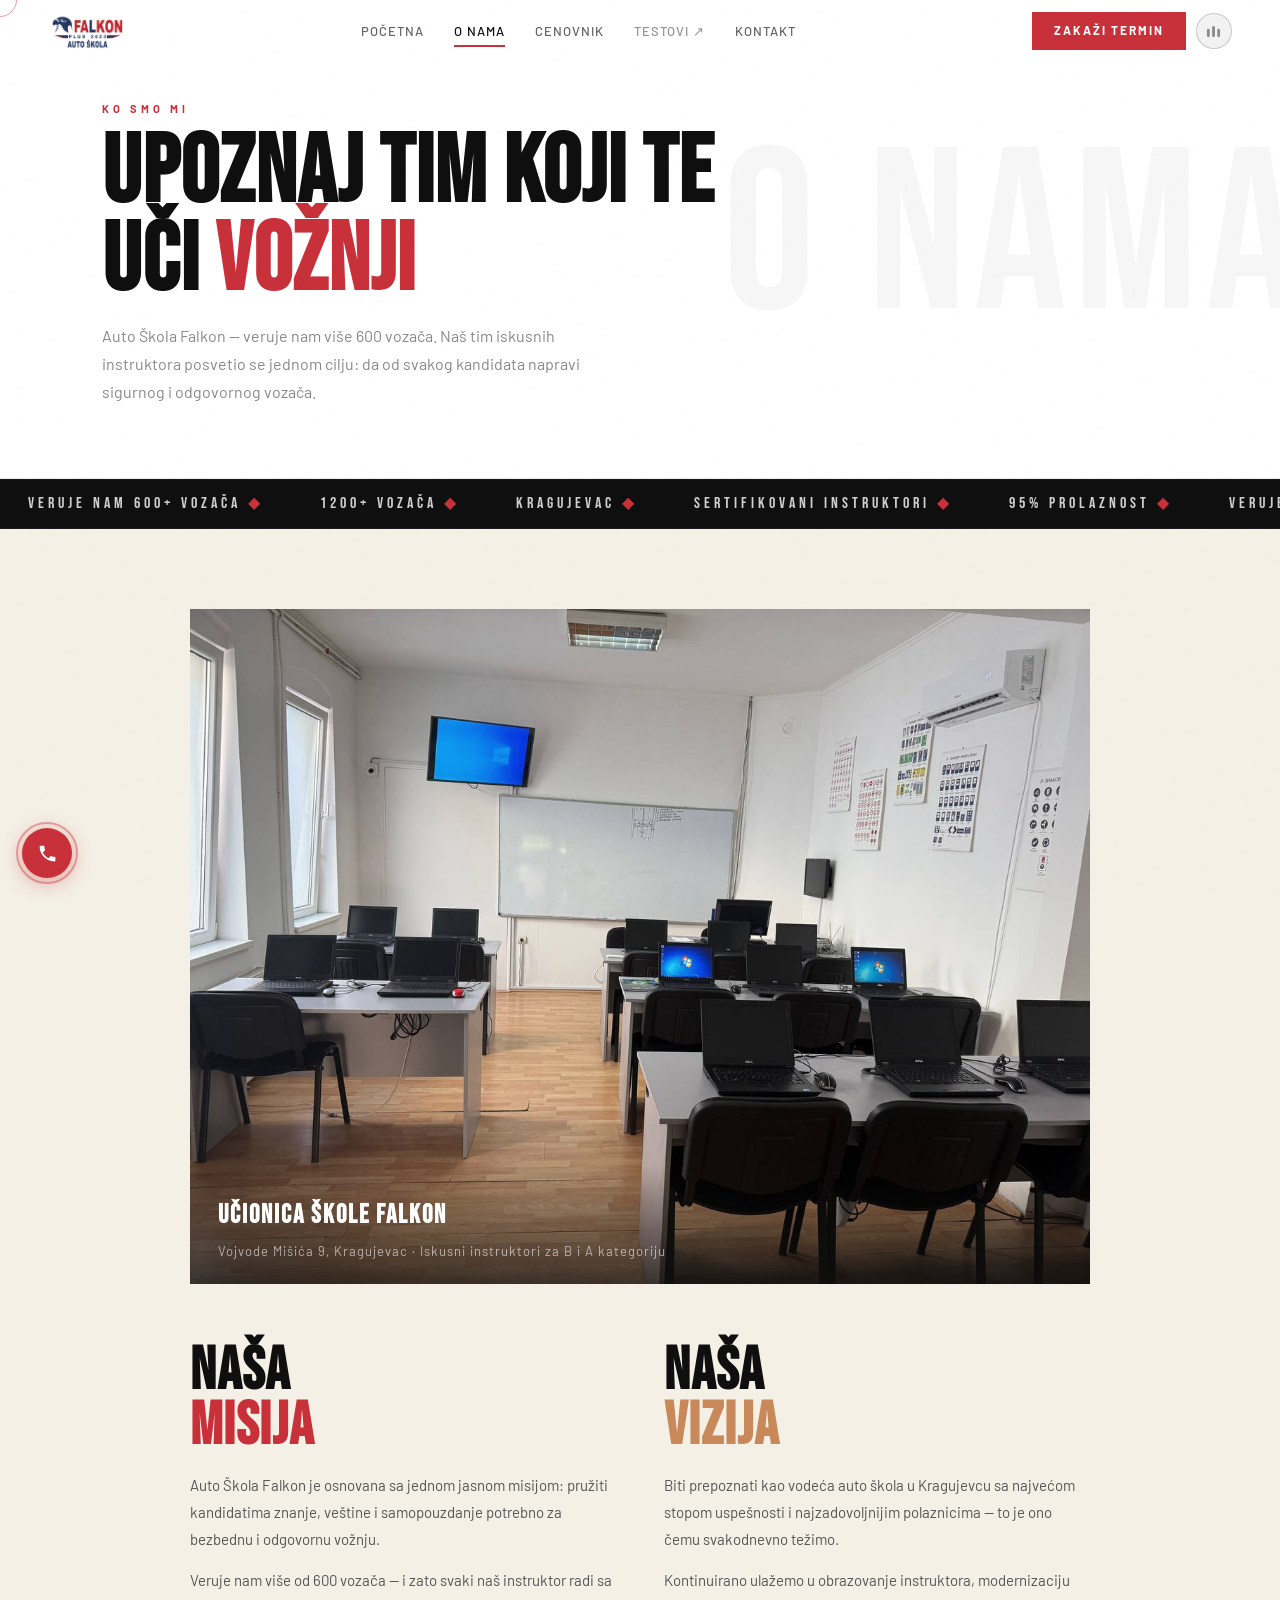
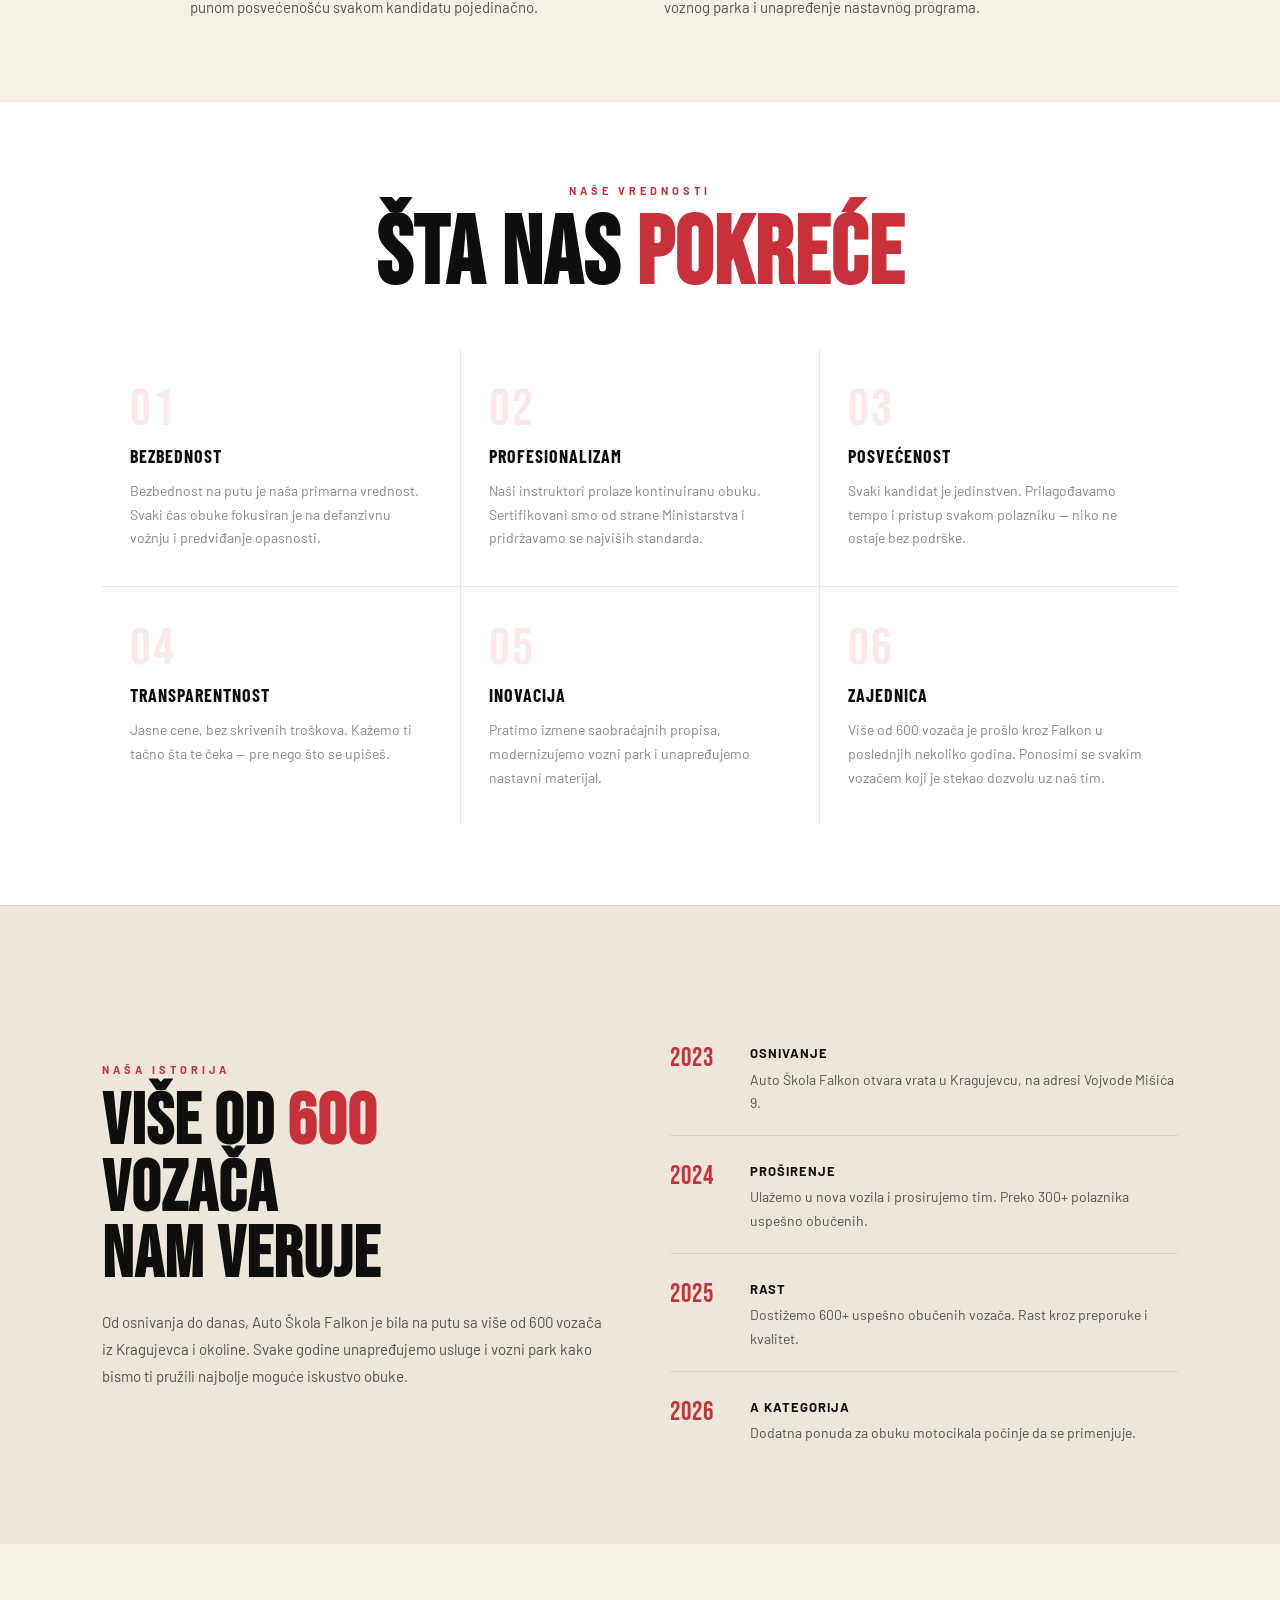
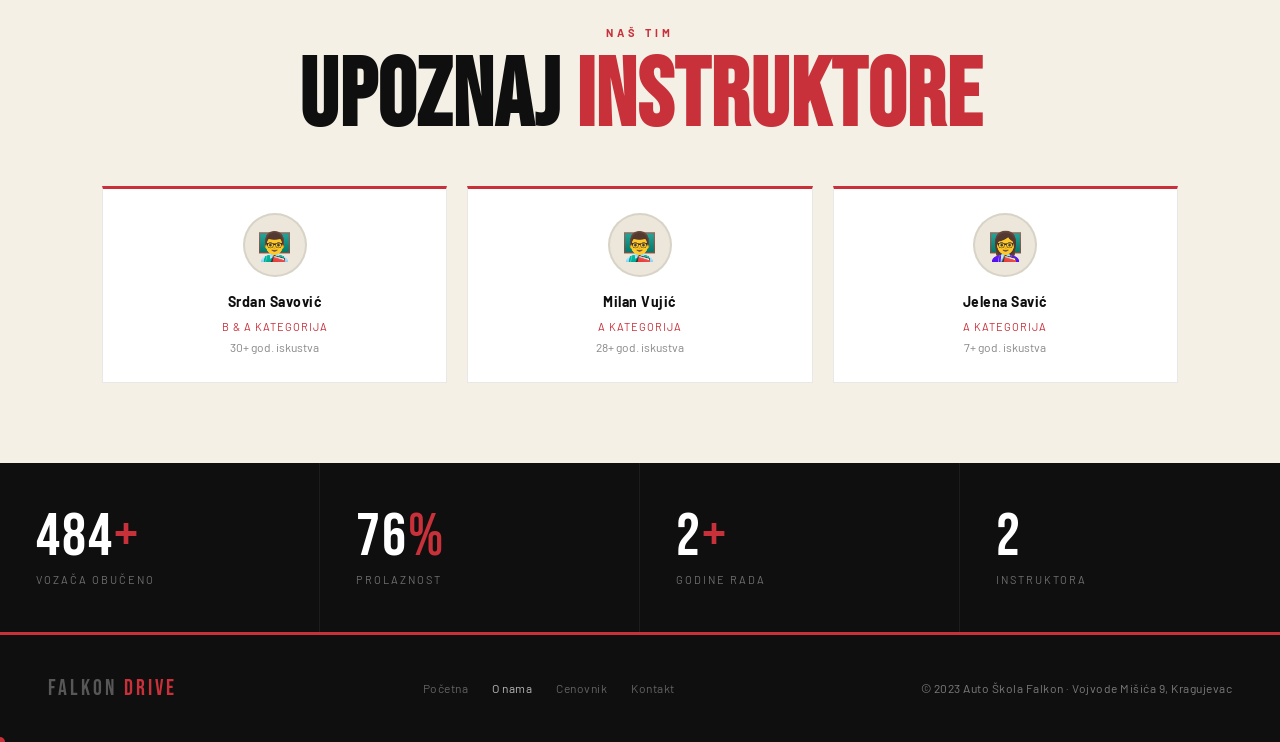
<file: onama.html>
<!DOCTYPE html>
<html lang="sr">
<head>
<meta charset="UTF-8"/><meta name="viewport" content="width=device-width, initial-scale=1.0"/>
<link rel="icon" type="image/png" href="logofalkon.png"/>
<title>O Nama – Auto Škola Falkon Kragujevac</title>
<link rel="stylesheet" href="falkon.css"/>
<style>
.page-hero{padding:100px 8vw 72px;background:var(--white);border-bottom:1px solid var(--border);position:relative;overflow:hidden;}
.page-hero::before{content:'O NAMA';position:absolute;right:-2%;top:50%;transform:translateY(-50%);font-family:'Bebas Neue',sans-serif;font-size:clamp(120px,18vw,240px);color:rgba(15,15,15,.04);letter-spacing:8px;pointer-events:none;white-space:nowrap;}
.team-section{padding:80px 8vw;background:var(--bg);}
.team-img-wrap{position:relative;max-width:900px;margin:0 auto 60px;}
.team-img{width:100%;display:block;filter:grayscale(10%);transition:filter .4s;}
.team-img:hover{filter:grayscale(0);}
.team-img-caption{position:absolute;bottom:0;left:0;right:0;background:linear-gradient(transparent,rgba(15,15,15,.75));padding:30px 28px 22px;color:#fff;}
.team-img-caption h3{font-family:'Bebas Neue',sans-serif;font-size:26px;letter-spacing:2px;}
.team-img-caption p{font-size:13px;color:rgba(255,255,255,.6);letter-spacing:1px;margin-top:4px;}
.values-grid{display:grid;grid-template-columns:repeat(3,1fr);gap:1px;background:var(--border);max-width:1100px;margin:0 auto;}
.val-cell{background:var(--white);padding:36px 28px;transition:background .25s;}
.val-cell:hover{background:var(--bg);}
.val-num{font-family:'Bebas Neue',sans-serif;font-size:52px;color:rgba(230,57,70,.12);letter-spacing:2px;line-height:1;}
.val-title{font-family:'Barlow Condensed',sans-serif;font-size:18px;font-weight:700;letter-spacing:1px;text-transform:uppercase;color:var(--black);margin:6px 0 8px;}
.val-text{font-size:14px;color:var(--muted);line-height:1.7;}
.history-section{padding:80px 8vw;background:var(--bg2);border-top:1px solid var(--border);}
.history-grid{display:grid;grid-template-columns:1fr 1fr;gap:60px;align-items:center;max-width:1100px;margin:0 auto;}
.timeline{display:flex;flex-direction:column;gap:0;margin-top:32px;}
.tl-item{display:flex;gap:20px;padding:20px 0;border-bottom:1px solid var(--border);}
.tl-item:last-child{border-bottom:none;}
.tl-year{font-family:'Bebas Neue',sans-serif;font-size:26px;color:var(--red);letter-spacing:1px;min-width:60px;}
.tl-text{font-size:14px;color:#555;line-height:1.7;padding-top:4px;}
.tl-text strong{display:block;font-size:13px;font-weight:700;letter-spacing:1px;text-transform:uppercase;color:var(--black);margin-bottom:3px;}
.instructors-section{padding:80px 8vw;}
.instructor-grid{display:grid;grid-template-columns:repeat(3,1fr);gap:20px;max-width:1100px;margin:32px auto 0;}
.instr-card{background:var(--white);border:1px solid var(--border);border-top:3px solid var(--red);padding:24px;text-align:center;transition:box-shadow .25s;}
.instr-card:hover{box-shadow:0 8px 28px rgba(0,0,0,.07);}
.instr-avatar{width:64px;height:64px;border-radius:50%;background:var(--bg2);margin:0 auto 14px;display:flex;align-items:center;justify-content:center;font-size:28px;border:2px solid var(--border);}
.instr-name{font-size:14px;font-weight:700;letter-spacing:.5px;color:var(--black);}
.instr-cat{font-size:11px;color:var(--red);letter-spacing:1px;text-transform:uppercase;margin-top:4px;}
.instr-years{font-size:12px;color:var(--muted);margin-top:3px;}
@media(max-width:900px){.values-grid{grid-template-columns:1fr 1fr;}.history-grid{grid-template-columns:1fr;}.instructor-grid{grid-template-columns:repeat(2,1fr);}}
</style>
</head>
<body>
<div id="preloader">
  <div class="pre-logo"><img src="logofalkon.png" alt="Falkon"/></div>
  <div class="pre-spinner"></div>
  <div class="pre-text">O Nama</div>
</div>
<nav class="navbar"><a href="index.html" class="nav-logo"><img src="logofalkon.png" alt="Falkon"/></a><div class="nav-links"><a href="index.html">Početna</a><a href="onama.html" class="active">O nama</a><a href="cenovnik.html">Cenovnik</a><a href="https://servisi.euprava.gov.rs/autoskole/prijava" target="_blank">Testovi ↗</a><a href="kontakt.html">Kontakt</a></div><div class="nav-actions"><a href="kontakt.html" class="nav-cta">Zakaži termin</a><button class="music-btn" id="musicBtn" aria-label="Uključi muziku" title="Muzika"><svg viewBox="0 0 16 16" fill="currentColor"><rect class="eq-bar" x="1" y="5" width="3" height="9" rx="1.5"/><rect class="eq-bar" x="6.5" y="2" width="3" height="12" rx="1.5"/><rect class="eq-bar" x="12" y="5" width="3" height="9" rx="1.5"/></svg></button><button class="nav-burger"><span></span><span></span><span></span></button></div>
</nav>
<div class="mobile-menu"><button class="mobile-menu-close">✕</button><a href="index.html">Početna</a><a href="onama.html" class="active">O nama</a><a href="cenovnik.html">Cenovnik</a><a href="https://servisi.euprava.gov.rs/autoskole/prijava" target="_blank">Testovi ↗</a><a href="kontakt.html">Kontakt</a></div>
<a href="tel:0621703133" class="phone-fab"><div class="pulse-ring"></div><svg viewBox="0 0 24 24"><path d="M6.6 10.8c1.4 2.8 3.8 5.1 6.6 6.6l2.2-2.2c.3-.3.7-.4 1-.2 1.1.4 2.3.6 3.6.6.6 0 1 .4 1 1V20c0 .6-.4 1-1 1-9.4 0-17-7.6-17-17 0-.6.4-1 1-1h3.5c.6 0 1 .4 1 1 0 1.3.2 2.5.6 3.6.1.3 0 .7-.2 1L6.6 10.8z"/></svg></a>
<div class="page-content">

<div class="page-hero">
  <span class="section-eyebrow reveal">Ko smo mi</span>
  <h1 class="section-title reveal" style="max-width:700px;">UPOZNAJ TIM KOJI TE UČI <span class="red">VOŽNJI</span></h1>
  <p class="section-desc reveal">Auto Škola Falkon — veruje nam više 600 vozača. Naš tim iskusnih instruktora posvetio se jednom cilju: da od svakog kandidata napravi sigurnog i odgovornog vozača.</p>
</div>

<div class="marquee-bar"><div class="marquee-track"><span class="mq-item">VERUJE NAM 600+ VOZAČA <span class="mq-dot">◆</span></span><span class="mq-item">1200+ VOZAČA <span class="mq-dot">◆</span></span><span class="mq-item">KRAGUJEVAC <span class="mq-dot">◆</span></span><span class="mq-item">SERTIFIKOVANI INSTRUKTORI <span class="mq-dot">◆</span></span><span class="mq-item">95% PROLAZNOST <span class="mq-dot">◆</span></span><span class="mq-item">VERUJE NAM 600+ VOZAČA <span class="mq-dot">◆</span></span><span class="mq-item">1200+ VOZAČA <span class="mq-dot">◆</span></span><span class="mq-item">KRAGUJEVAC <span class="mq-dot">◆</span></span><span class="mq-item">SERTIFIKOVANI INSTRUKTORI <span class="mq-dot">◆</span></span><span class="mq-item">95% PROLAZNOST <span class="mq-dot">◆</span></span></div></div>

<section class="team-section">
  <div class="team-img-wrap reveal">
      <img class="team-img" src="noveslike/2.jpeg" alt="Učionica Škole Falkon"/>
      <div class="team-img-caption">
      <h3>Učionica Škole Falkon</h3>
      <p>Vojvode Mišića 9, Kragujevac · Iskusni instruktori za B i A kategoriju</p>
    </div>
  </div>
  <div style="max-width:900px;margin:0 auto;">
    <div style="display:grid;grid-template-columns:1fr 1fr;gap:48px;align-items:start;">
      <div class="reveal-l">
        <h2 class="section-title" style="font-size:clamp(38px,5vw,60px);">NAŠA<br><span style="color:var(--red)">MISIJA</span></h2>
        <p style="font-size:15px;color:#555;line-height:1.8;margin-top:18px;">Auto Škola Falkon je osnovana sa jednom jasnom misijom: pružiti kandidatima znanje, veštine i samopouzdanje potrebno za bezbednu i odgovornu vožnju.</p>
        <p style="font-size:15px;color:#555;line-height:1.8;margin-top:14px;">Veruje nam više od 600 vozača — i zato svaki naš instruktor radi sa punom posvećenošću svakom kandidatu pojedinačno.</p>
      </div>
      <div class="reveal-r">
        <h2 class="section-title" style="font-size:clamp(38px,5vw,60px);">NAŠA<br><span style="color:var(--cognac)">VIZIJA</span></h2>
        <p style="font-size:15px;color:#555;line-height:1.8;margin-top:18px;">Biti prepoznati kao vodeća auto škola u Kragujevcu sa najvećom stopom uspešnosti i najzadovoljnijim polaznicima — to je ono čemu svakodnevno težimo.</p>
        <p style="font-size:15px;color:#555;line-height:1.8;margin-top:14px;">Kontinuirano ulažemo u obrazovanje instruktora, modernizaciju voznog parka i unapređenje nastavnog programa.</p>
      </div>
    </div>
  </div>
</section>

<section style="padding:80px 8vw;background:var(--white);border-top:1px solid var(--border);">
  <div style="text-align:center;margin-bottom:48px;" class="reveal">
    <span class="section-eyebrow">Naše vrednosti</span>
    <h2 class="section-title">ŠTA NAS <span style="color:var(--red)">POKREĆE</span></h2>
  </div>
  <div class="values-grid">
    <div class="val-cell reveal"><div class="val-num">01</div><div class="val-title">Bezbednost</div><div class="val-text">Bezbednost na putu je naša primarna vrednost. Svaki čas obuke fokusiran je na defanzivnu vožnju i predviđanje opasnosti.</div></div>
    <div class="val-cell reveal" style="transition-delay:.1s"><div class="val-num">02</div><div class="val-title">Profesionalizam</div><div class="val-text">Naši instruktori prolaze kontinuiranu obuku. Sertifikovani smo od strane Ministarstva i pridržavamo se najviših standarda.</div></div>
    <div class="val-cell reveal" style="transition-delay:.2s"><div class="val-num">03</div><div class="val-title">Posvećenost</div><div class="val-text">Svaki kandidat je jedinstven. Prilagođavamo tempo i pristup svakom polazniku — niko ne ostaje bez podrške.</div></div>
    <div class="val-cell reveal" style="transition-delay:.3s"><div class="val-num">04</div><div class="val-title">Transparentnost</div><div class="val-text">Jasne cene, bez skrivenih troškova. Kažemo ti tačno šta te čeka — pre nego što se upišeš.</div></div>
    <div class="val-cell reveal" style="transition-delay:.4s"><div class="val-num">05</div><div class="val-title">Inovacija</div><div class="val-text">Pratimo izmene saobraćajnih propisa, modernizujemo vozni park i unapređujemo nastavni materijal.</div></div>
    <div class="val-cell reveal" style="transition-delay:.5s"><div class="val-num">06</div><div class="val-title">Zajednica</div><div class="val-text">Više od 600 vozača je prošlo kroz Falkon u poslednjih nekoliko godina. Ponosimi se svakim vozačem koji je stekao dozvolu uz naš tim.</div></div>
  </div>
</section>

<section class="history-section">
  <div class="history-grid">
    <div class="reveal-l">
      <span class="section-eyebrow">Naša istorija</span>
      <h2 class="section-title" style="font-size:clamp(42px,6vw,72px);">VIŠE OD <span style="color:var(--red)">600</span><br>VOZAČA<br>NAM VERUJE</h2>
      <p style="font-size:15px;color:#555;line-height:1.8;margin-top:20px;">Od osnivanja do danas, Auto Škola Falkon je bila na putu sa više od 600 vozača iz Kragujevca i okoline. Svake godine unapređujemo usluge i vozni park kako bismo ti pružili najbolje moguće iskustvo obuke.</p>
    </div>
    <div class="reveal-r">
      <div class="timeline">
        <div class="tl-item"><div class="tl-year">2023</div><div class="tl-text"><strong>Osnivanje</strong>Auto Škola Falkon otvara vrata u Kragujevcu, na adresi Vojvode Mišića 9.</div></div>
        <div class="tl-item"><div class="tl-year">2024</div><div class="tl-text"><strong>Proširenje</strong>Ulažemo u nova vozila i prosirujemo tim. Preko 300+ polaznika uspešno obučenih.</div></div>
        <div class="tl-item"><div class="tl-year">2025</div><div class="tl-text"><strong>Rast</strong>Dostižemo 600+ uspešno obučenih vozača. Rast kroz preporuke i kvalitet.</div></div>
        <div class="tl-item"><div class="tl-year">2026</div><div class="tl-text"><strong>A Kategorija</strong>Dodatna ponuda za obuku motocikala počinje da se primenjuje.</div></div>
      </div>
    </div>
  </div>
</section>

<section style="padding:80px 8vw;background:var(--bg);">
  <div style="text-align:center;margin-bottom:44px;" class="reveal">
    <span class="section-eyebrow">Naš tim</span>
    <h2 class="section-title">UPOZNAJ <span style="color:var(--red)">INSTRUKTORE</span></h2>
  </div>
  <div class="instructor-grid">
    <div class="instr-card reveal"><div class="instr-avatar">👨‍🏫</div><div class="instr-name">Srdan Savović</div><div class="instr-cat">B &amp; A Kategorija</div><div class="instr-years">30+ god. iskustva</div></div>
    <div class="instr-card reveal" style="transition-delay:.1s"><div class="instr-avatar">👨‍🏫</div><div class="instr-name">Milan Vujić</div><div class="instr-cat">A Kategorija</div><div class="instr-years">28+ god. iskustva</div></div>
    <div class="instr-card reveal" style="transition-delay:.2s"><div class="instr-avatar">👩‍🏫</div><div class="instr-name">Jelena Savić</div><div class="instr-cat">A Kategorija</div><div class="instr-years">7+ god. iskustva</div></div>
  </div>
</section>

<div class="stats-bar">
  <div class="stat-cell reveal"><div class="stat-n"><span class="counter" data-target="600">0</span><span class="suf">+</span></div><div class="stat-l">Vozača obučeno</div></div>
  <div class="stat-cell reveal" style="transition-delay:.1s"><div class="stat-n"><span class="counter" data-target="95">0</span><span class="suf">%</span></div><div class="stat-l">Prolaznost</div></div>
  <div class="stat-cell reveal" style="transition-delay:.2s"><div class="stat-n"><span class="counter" data-target="3">0</span><span class="suf">+</span></div><div class="stat-l">Godine rada</div></div>
  <div class="stat-cell reveal" style="transition-delay:.3s"><div class="stat-n"><span class="counter" data-target="3">0</span></div><div class="stat-l">Instruktora</div></div>
</div>

<footer class="site-footer"><div class="footer-logo">FALKON<span>&nbsp;DRIVE</span></div><div style="display:flex;gap:24px;flex-wrap:wrap;"><a href="index.html" style="color:rgba(255,255,255,.35);text-decoration:none;">Početna</a><a href="onama.html" style="color:rgba(255,255,255,.7);text-decoration:none;">O nama</a><a href="cenovnik.html" style="color:rgba(255,255,255,.35);text-decoration:none;">Cenovnik</a><a href="kontakt.html" style="color:rgba(255,255,255,.35);text-decoration:none;">Kontakt</a></div><div style="font-size:12px;">© 2023 Auto Škola Falkon · Vojvode Mišića 9, Kragujevac</div></footer>
</div>
<audio id="bgMusic" loop preload="none"><source src="Just Jammin'.mp3" type="audio/mpeg"></audio>
<script src="falkon.js"></script>
</body>
</html>
</file>
<file: falkon.css>
/* ═══════════════════════════════════════
   AUTO ŠKOLA FALKON – Shared Styles v2
   Light theme · Vizcom aesthetic
   ═══════════════════════════════════════ */
@import url('https://fonts.googleapis.com/css2?family=Bebas+Neue&family=Barlow:ital,wght@0,300;0,400;0,500;0,600;0,700;0,900;1,300&family=Barlow+Condensed:wght@400;600;700;900&display=swap');

:root {
  --bg:    #f4f0e6;
  --bg2:   #ece7da;
  --white: #ffffff;
  --black: #0f0f0f;
  --red:   #c8303a;
  --cognac:#c9885a;
  --green: #2d6a4f;
  --muted: #888;
  --border:rgba(15,15,15,.09);
  --nav-bg:#111111;
}
*,*::before,*::after{margin:0;padding:0;box-sizing:border-box;}
html{scroll-behavior:smooth;}
body{background:var(--bg);color:var(--black);font-family:'Barlow',sans-serif;font-size:16px;line-height:1.6;overflow-x:hidden;}

/* ── CURSOR ── */
*{cursor:none !important;}
.cur{position:fixed;width:10px;height:10px;background:var(--red);border-radius:50%;pointer-events:none;z-index:9999;transform:translate(-50%,-50%);transition:width .2s,height .2s,background .2s;}
.cur-ring{position:fixed;width:34px;height:34px;border:1.5px solid rgba(200,48,58,.45);border-radius:50%;pointer-events:none;z-index:9998;transform:translate(-50%,-50%);transition:width .25s,height .25s;}

/* ── PRELOADER ── */
#preloader{position:fixed;inset:0;background:var(--bg);z-index:99999;display:flex;flex-direction:column;align-items:center;justify-content:center;gap:20px;transition:opacity .7s ease;}
#preloader.hidden{opacity:0;pointer-events:none;}
.pre-logo{display:flex;align-items:center;justify-content:center;}
.pre-logo img{height:90px;width:auto;animation:preLogoIn .6s cubic-bezier(.16,1,.3,1) forwards;}
@keyframes preLogoIn{from{opacity:0;transform:scale(.85)}to{opacity:1;transform:scale(1)}}
.pre-spinner{position:relative;width:58px;height:58px;animation:preSpin 1s linear infinite;}
.pre-spinner::before,.pre-spinner::after{content:'';position:absolute;border-radius:50%;border-style:solid;}
.pre-spinner::before{inset:0;border-width:3px;border-color:rgba(15,15,15,.08);border-top-color:var(--red);border-right-color:var(--red);}
.pre-spinner::after{inset:11px;border-width:2px;border-color:rgba(15,15,15,.08);border-bottom-color:var(--cognac);border-left-color:var(--cognac);animation:preSpin 1.4s linear infinite reverse;}
@keyframes preSpin{to{transform:rotate(360deg)}}
.pre-text{font-family:'Bebas Neue',sans-serif;font-size:14px;letter-spacing:6px;color:var(--muted);text-transform:uppercase;}

/* ── GRAIN ── */
body::after{content:'';position:fixed;inset:0;pointer-events:none;z-index:9997;background-image:url("data:image/svg+xml,%3Csvg viewBox='0 0 200 200' xmlns='http://www.w3.org/2000/svg'%3E%3Cfilter id='g'%3E%3CfeTurbulence type='fractalNoise' baseFrequency='.85' numOctaves='4' stitchTiles='stitch'/%3E%3C/filter%3E%3Crect width='100%25' height='100%25' filter='url(%23g)' opacity='.022'/%3E%3C/svg%3E");opacity:.3;}

/* ══ NAVBAR ══ */
.navbar{position:fixed;top:0;left:0;right:0;z-index:1000;height:62px;background:transparent;display:flex;align-items:center;justify-content:space-between;padding:0 48px;transition:background .35s ease, box-shadow .35s ease, backdrop-filter .35s ease, height .25s ease;}
.navbar.scrolled{background:rgba(17,17,17,.92);backdrop-filter:blur(10px);-webkit-backdrop-filter:blur(10px);box-shadow:0 2px 20px rgba(0,0,0,.3);height:58px;}
.nav-logo{display:flex;align-items:center;gap:10px;text-decoration:none;color:#fff;font-family:'Bebas Neue',sans-serif;font-size:22px;letter-spacing:3px;transition:color .3s ease;}
.nav-logo img{height:48px;width:auto;}
.nav-logo span{color:var(--red);}
.nav-links{display:flex;align-items:center;gap:4px;}
.nav-links a{color:rgba(255,255,255,.7);text-decoration:none;font-size:13px;font-weight:500;letter-spacing:1px;text-transform:uppercase;padding:8px 13px;transition:color .3s ease;position:relative;}
.nav-links a:hover,.nav-links a.active{color:#fff;}
.nav-links a.active::after{content:'';position:absolute;bottom:2px;left:13px;right:13px;height:2px;background:var(--red);}
.nav-links a[target="_blank"]{color:rgba(255,255,255,.5);}
.nav-links a[target="_blank"]:hover{color:var(--cognac);}
.nav-cta{background:var(--red);color:#fff;padding:9px 22px;font-size:12px;font-weight:700;letter-spacing:2px;text-transform:uppercase;text-decoration:none;transition:background .2s,transform .15s;clip-path:polygon(8px 0%,100% 0%,calc(100%-8px) 100%,0% 100%);display:inline-block;}
.nav-cta:hover{background:#e0202c;transform:scale(1.03);}

/* Light-mode navbar — dark text on pages with light hero (page-hero) while at top */
.navbar.nav-light:not(.scrolled) .nav-logo{color:var(--black);}
.navbar.nav-light:not(.scrolled) .nav-links a{color:rgba(15,15,15,.65);}
.navbar.nav-light:not(.scrolled) .nav-links a:hover,
.navbar.nav-light:not(.scrolled) .nav-links a.active{color:var(--black);}
.navbar.nav-light:not(.scrolled) .nav-links a[target="_blank"]{color:rgba(15,15,15,.45);}
.navbar.nav-light:not(.scrolled) .nav-links a[target="_blank"]:hover{color:var(--cognac);}
.navbar.nav-light:not(.scrolled) .nav-burger span{background:var(--black);}

/* ── HAMBURGER ── */
.nav-burger{display:none;flex-direction:column;gap:5px;background:none;border:none;padding:8px;z-index:1100;}
.nav-burger span{display:block;width:24px;height:2px;background:#fff;transition:transform .3s,opacity .3s,background .3s ease;}
.nav-burger.open span:nth-child(1){transform:translateY(7px) rotate(45deg);}
.nav-burger.open span:nth-child(2){opacity:0;}
.nav-burger.open span:nth-child(3){transform:translateY(-7px) rotate(-45deg);}
.mobile-menu{display:none;position:fixed;top:62px;left:0;right:0;bottom:0;background:var(--black);z-index:999;flex-direction:column;align-items:center;justify-content:center;gap:10px;opacity:0;pointer-events:none;transition:opacity .3s;}
.mobile-menu.open{opacity:1;pointer-events:all;}
.mobile-menu a{font-family:'Bebas Neue',sans-serif;font-size:36px;letter-spacing:3px;color:rgba(255,255,255,.7);text-decoration:none;transition:color .2s;}
.mobile-menu a:hover{color:#fff;}
.mobile-menu a.active{color:var(--red);}
.mobile-menu-close{position:absolute;top:20px;right:24px;background:none;border:none;color:rgba(255,255,255,.5);font-size:28px;padding:8px;}
@media(max-width:960px){.nav-links,.nav-cta{display:none;}.nav-burger{display:flex;}.mobile-menu{display:flex;}}

/* ── NAV ACTIONS (right-side group) ── */
.nav-actions{display:flex;align-items:center;gap:10px;}

/* ── MUSIC BTN ── */
.music-btn{display:flex;align-items:center;justify-content:center;width:36px;height:36px;border-radius:50%;background:rgba(255,255,255,.1);border:1.5px solid rgba(255,255,255,.2);color:rgba(255,255,255,.55);transition:background .25s,color .25s,border-color .25s;flex-shrink:0;}
.music-btn:hover{background:rgba(200,48,58,.18);border-color:rgba(200,48,58,.7);color:#fff;}
.music-btn.playing{background:rgba(200,48,58,.22);border-color:var(--red);color:var(--red);}
.music-btn svg{width:15px;height:15px;display:block;}
.eq-bar{transform-box:fill-box;transform-origin:bottom center;}
.music-btn.playing .eq-bar:nth-child(1){animation:eqB .65s ease-in-out infinite alternate;}
.music-btn.playing .eq-bar:nth-child(2){animation:eqB .45s ease-in-out .12s infinite alternate;}
.music-btn.playing .eq-bar:nth-child(3){animation:eqB .55s ease-in-out .06s infinite alternate;}
@keyframes eqB{0%{transform:scaleY(.2)}100%{transform:scaleY(1)}}
.navbar.nav-light:not(.scrolled) .music-btn{color:rgba(15,15,15,.45);border-color:rgba(15,15,15,.18);background:rgba(15,15,15,.05);}
.navbar.nav-light:not(.scrolled) .music-btn:hover{color:var(--black);border-color:rgba(15,15,15,.4);}
.navbar.nav-light:not(.scrolled) .music-btn.playing{color:var(--red);border-color:var(--red);background:rgba(200,48,58,.08);}

/* ── PHONE FAB ── */
.phone-fab{position:fixed;left:22px;bottom:22px;z-index:5000;width:50px;height:50px;border-radius:50%;background:var(--red);display:flex;align-items:center;justify-content:center;box-shadow:0 4px 20px rgba(200,48,58,.45);text-decoration:none;transition:transform .25s,box-shadow .25s;}
.phone-fab:hover{transform:scale(1.12);box-shadow:0 6px 28px rgba(200,48,58,.6);}
.phone-fab svg{width:21px;height:21px;fill:#fff;}
.pulse-ring{position:absolute;inset:-6px;border-radius:50%;border:2px solid rgba(200,48,58,.4);animation:pulseR 2s ease-out infinite;}
@keyframes pulseR{0%{transform:scale(1);opacity:.8}100%{transform:scale(1.6);opacity:0}}

/* ══ SECTION HELPERS ══ */
.section-eyebrow{display:block;font-size:11px;font-weight:700;letter-spacing:4px;text-transform:uppercase;color:var(--red);margin-bottom:12px;}
.section-title{font-family:'Bebas Neue',sans-serif;font-size:clamp(48px,7.5vw,100px);line-height:.92;letter-spacing:1px;color:var(--black);}
.section-title .red{color:var(--red);}
.section-title .cognac{color:var(--cognac);}
.section-desc{color:var(--muted);font-size:16px;line-height:1.75;max-width:520px;margin-top:16px;}

/* ══ BUTTONS ══ */
.btn-red{display:inline-block;background:var(--red);color:#fff;padding:13px 30px;font-size:12px;font-weight:700;letter-spacing:2px;text-transform:uppercase;text-decoration:none;clip-path:polygon(10px 0%,100% 0%,calc(100% - 10px) 100%,0% 100%);transition:background .2s,transform .15s;}
.btn-red:hover{background:#e0202c;transform:scale(1.03);}
.btn-outline{display:inline-block;border:1.5px solid var(--black);color:var(--black);padding:12px 28px;font-size:12px;font-weight:700;letter-spacing:2px;text-transform:uppercase;text-decoration:none;transition:all .2s;}
.btn-outline:hover{background:var(--black);color:#fff;}

/* ══ SCROLL REVEAL ══ */
.reveal{opacity:0;transform:translateY(28px);transition:opacity .75s cubic-bezier(.16,1,.3,1),transform .75s cubic-bezier(.16,1,.3,1);}
.reveal.up{opacity:1;transform:translateY(0);}
.reveal-l{opacity:0;transform:translateX(-36px);transition:opacity .75s cubic-bezier(.16,1,.3,1),transform .75s cubic-bezier(.16,1,.3,1);}
.reveal-l.up{opacity:1;transform:translateX(0);}
.reveal-r{opacity:0;transform:translateX(36px);transition:opacity .75s cubic-bezier(.16,1,.3,1),transform .75s cubic-bezier(.16,1,.3,1);}
.reveal-r.up{opacity:1;transform:translateX(0);}

/* ══ MARQUEE ══ */
.marquee-bar{background:var(--black);overflow:hidden;padding:11px 0;border-top:1px solid rgba(255,255,255,.04);border-bottom:1px solid rgba(255,255,255,.04);}
.marquee-track{display:flex;width:max-content;animation:mq 24s linear infinite;}
.mq-item{font-family:'Bebas Neue',sans-serif;font-size:16px;letter-spacing:4px;color:rgba(255,255,255,.8);padding:0 28px;white-space:nowrap;}
.mq-dot{color:var(--red);}
@keyframes mq{from{transform:translateX(0)}to{transform:translateX(-50%)}}

/* ══ STATS ══ */
.stats-bar{display:grid;grid-template-columns:repeat(4,1fr);background:var(--black);}
.stat-cell{padding:44px 36px;border-right:1px solid rgba(255,255,255,.06);transition:background .3s;}
.stat-cell:last-child{border-right:none;}
.stat-cell:hover{background:rgba(255,255,255,.03);}
.stat-n{font-family:'Bebas Neue',sans-serif;font-size:60px;line-height:1;color:#fff;letter-spacing:2px;}
.stat-n .suf{color:var(--red);}
.stat-l{font-size:11px;letter-spacing:2px;text-transform:uppercase;color:rgba(255,255,255,.4);margin-top:4px;}

/* ══ CATEGORY CARDS ══ */
.cat-grid{display:grid;grid-template-columns:1fr 1fr;gap:2px;max-width:1200px;margin:0 auto;}
.cat-card{position:relative;height:540px;overflow:hidden;background:#e8e2d6;}
.cat-photo{position:absolute;inset:0;background-size:cover;background-position:center;transition:transform .8s cubic-bezier(.25,.46,.45,.94),filter 1s;filter:saturate(.6) brightness(.88);}
.cat-card:hover .cat-photo{transform:scale(1.05);filter:saturate(1) brightness(.92);}
.cat-sketch-layer{position:absolute;inset:0;background-size:cover;background-position:center;background-color:#f5f0e8;transition:opacity .65s cubic-bezier(.25,.46,.45,.94);opacity:1;}
.cat-card:hover .cat-sketch-layer{opacity:0;}
.cat-grad{position:absolute;inset:0;background:linear-gradient(180deg,transparent 30%,rgba(15,15,15,.78) 100%);z-index:2;}
.cat-info{position:absolute;bottom:0;left:0;right:0;padding:32px 36px 36px;z-index:3;}
.cat-badge{display:inline-block;background:var(--red);color:#fff;font-size:10px;font-weight:700;letter-spacing:3px;text-transform:uppercase;padding:4px 12px;margin-bottom:10px;clip-path:polygon(6px 0%,100% 0%,calc(100%-6px) 100%,0% 100%);}
.cat-name{font-family:'Bebas Neue',sans-serif;font-size:clamp(38px,5vw,60px);color:#fff;letter-spacing:2px;line-height:.9;}
.cat-name span{color:var(--cognac);}
.cat-hint{position:absolute;top:18px;right:18px;z-index:10;font-size:10px;letter-spacing:2px;text-transform:uppercase;color:rgba(255,255,255,.45);display:flex;align-items:center;gap:5px;transition:opacity .3s;background:rgba(0,0,0,.2);padding:5px 10px;border-radius:20px;}
.cat-card:hover .cat-hint{opacity:0;}

/* ══ FEATURES ══ */
.feat-grid{display:grid;grid-template-columns:repeat(3,1fr);gap:1px;background:var(--border);max-width:1200px;margin:0 auto;}
.feat-cell{background:var(--bg);padding:36px 30px;transition:background .25s;}
.feat-cell:hover{background:var(--white);}
.feat-icon{font-size:32px;margin-bottom:14px;}
.feat-title{font-family:'Barlow Condensed',sans-serif;font-size:17px;font-weight:700;letter-spacing:1px;text-transform:uppercase;color:var(--black);margin-bottom:8px;}
.feat-text{font-size:14px;color:var(--muted);line-height:1.7;}

/* ══ TESTIMONIALS ══ */
.testimonial-grid{display:grid;grid-template-columns:repeat(3,1fr);gap:22px;max-width:1100px;margin:0 auto;}
.tcard{background:var(--white);padding:28px;border:1px solid var(--border);border-top:3px solid var(--red);transition:box-shadow .25s;}
.tcard:hover{box-shadow:0 8px 32px rgba(0,0,0,.08);}
.tcard-stars{color:#f4a261;font-size:14px;margin-bottom:10px;}
.tcard-text{font-size:14px;color:#555;line-height:1.7;font-style:italic;margin-bottom:16px;}
.tcard-name{font-size:12px;font-weight:700;letter-spacing:1px;text-transform:uppercase;color:var(--black);}
.tcard-cat{font-size:11px;color:var(--red);letter-spacing:1px;}


/* ══ FOOTER ══ */
.site-footer{background:var(--black);color:rgba(255,255,255,.45);padding:36px 48px;display:flex;align-items:center;justify-content:space-between;flex-wrap:wrap;gap:16px;font-size:12px;letter-spacing:.5px;border-top:3px solid var(--red);}
.footer-logo{font-family:'Bebas Neue',sans-serif;font-size:22px;letter-spacing:3px;color:rgba(255,255,255,.3);}
.footer-logo span{color:var(--red);}
.footer-links a{color:rgba(255,255,255,.35);text-decoration:none;transition:color .2s;}
.footer-links a:hover{color:rgba(255,255,255,.8);}

/* ══ PAGE WRAPPER ══ */
/* No top padding — hero / page-hero extends under the transparent navbar.
   Each hero reserves its own top padding so content sits below the 62px nav. */
.page-content{padding-top:0;}

/* ══ STEPS – FIX LINE ALIGNMENT ══ */
.steps-container{max-width:1100px;margin:0 auto;position:relative;}
.steps-row{display:grid;grid-template-columns:repeat(5,1fr);gap:0;position:relative;}
.steps-row::before{
  content:'';
  position:absolute;
  top:52px; /* 18px padding-top + 34px (half of 68px circle) */
  left:10%;
  right:10%;
  height:1.5px;
  background:linear-gradient(90deg,var(--red),var(--cognac),var(--red));
  opacity:.5;
  z-index:0;
}
.step-item{padding:18px 12px;text-align:center;opacity:0;transform:translateY(20px);transition:opacity .5s,transform .5s;}
.step-item.visible{opacity:1;transform:translateY(0);}
.step-circle{width:68px;height:68px;margin:0 auto 14px;border-radius:50%;border:2px solid var(--red);background:var(--bg2);display:flex;align-items:center;justify-content:center;font-family:'Bebas Neue',sans-serif;font-size:26px;color:var(--red);position:relative;z-index:1;transition:background .25s,color .25s;}
.step-item:hover .step-circle{background:var(--red);color:#fff;}
.step-label{font-size:11px;font-weight:700;letter-spacing:1.5px;text-transform:uppercase;color:var(--black);margin-bottom:5px;}
.step-desc{font-size:12px;color:var(--muted);line-height:1.6;}

/* ══ RESPONSIVE ══ */
@media(max-width:960px){
  .navbar{padding:0 20px;}
  .cat-grid{grid-template-columns:1fr;}
  .stats-bar{grid-template-columns:repeat(2,1fr);}
  .feat-grid{grid-template-columns:repeat(2,1fr);}
  .testimonial-grid{grid-template-columns:1fr;}
}
@media(max-width:600px){
  .feat-grid{grid-template-columns:1fr;}
  .stats-bar{grid-template-columns:1fr 1fr;}
  .steps-row{grid-template-columns:repeat(2,1fr);}
  .steps-row::before{display:none;}
  .site-footer{padding:28px 20px;}
}
::-webkit-scrollbar{width:4px;}
::-webkit-scrollbar-track{background:var(--bg);}
::-webkit-scrollbar-thumb{background:var(--red);border-radius:2px;}
</file>
